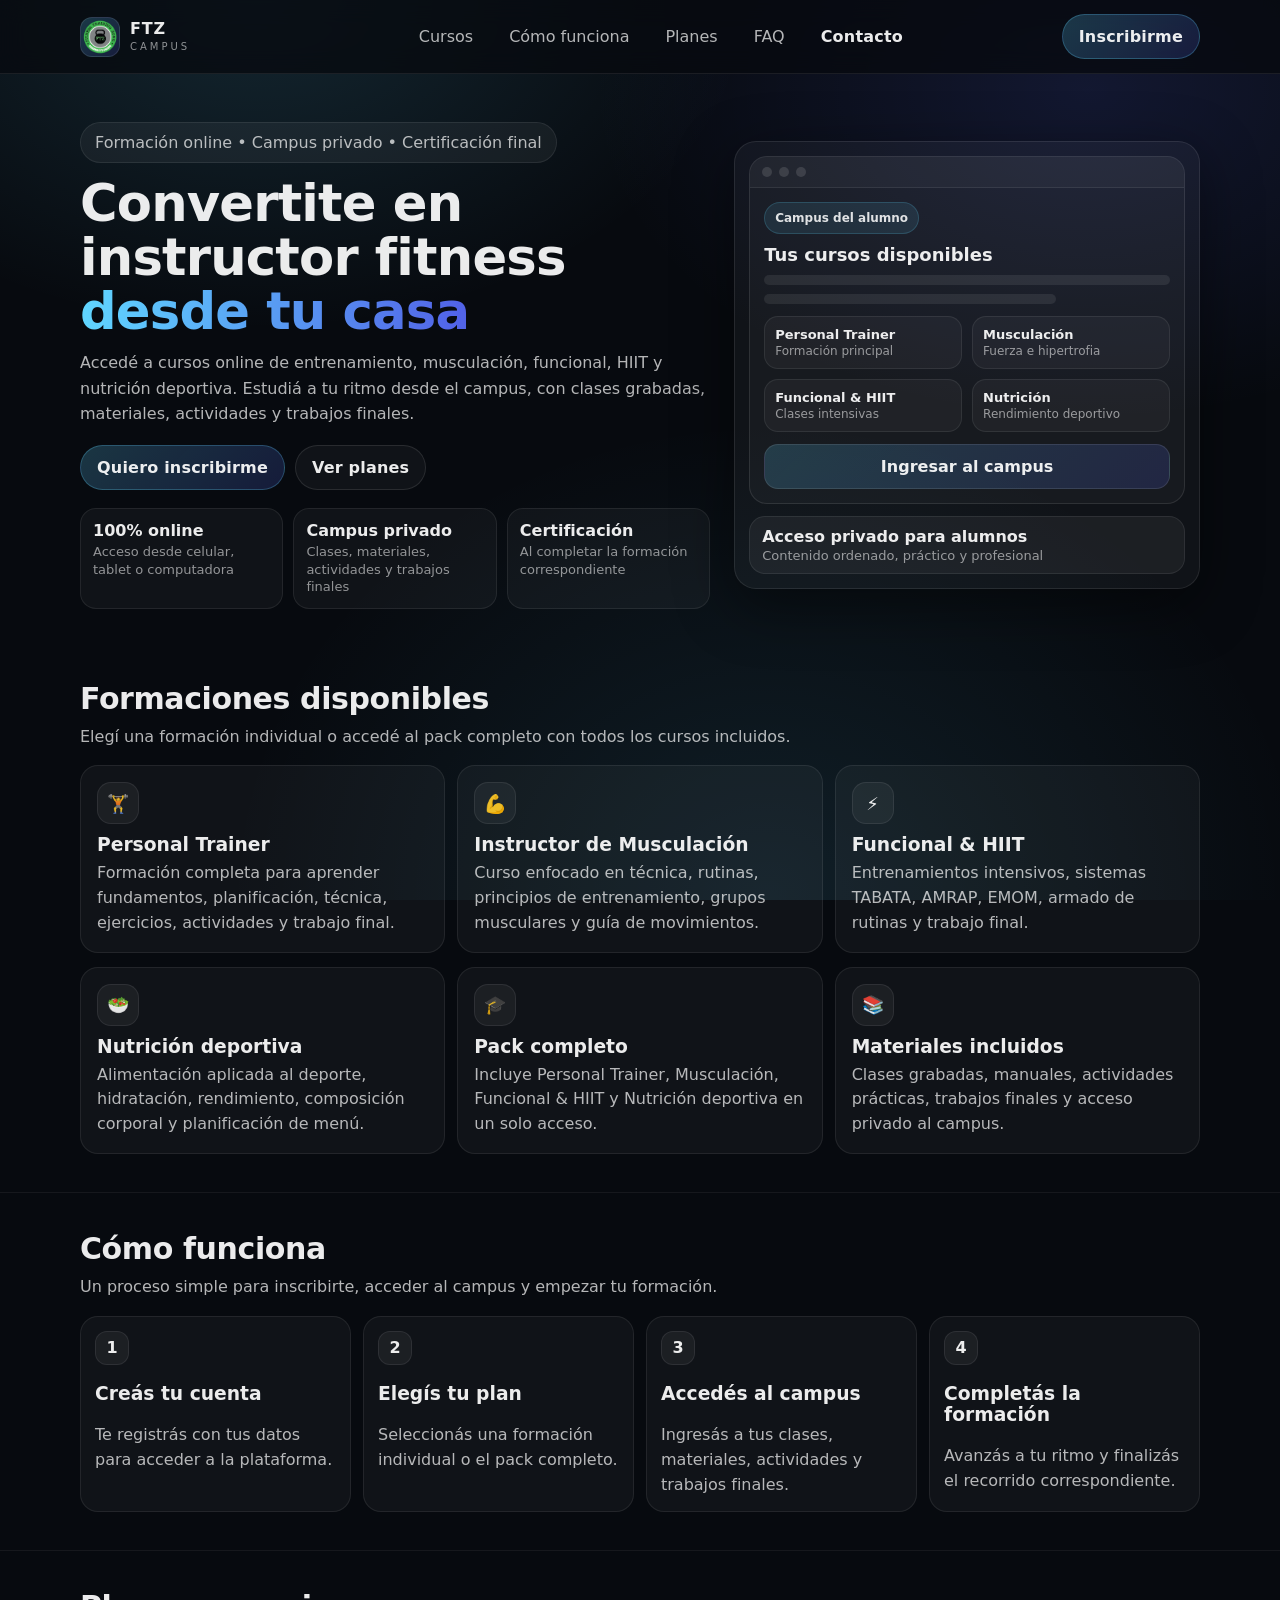
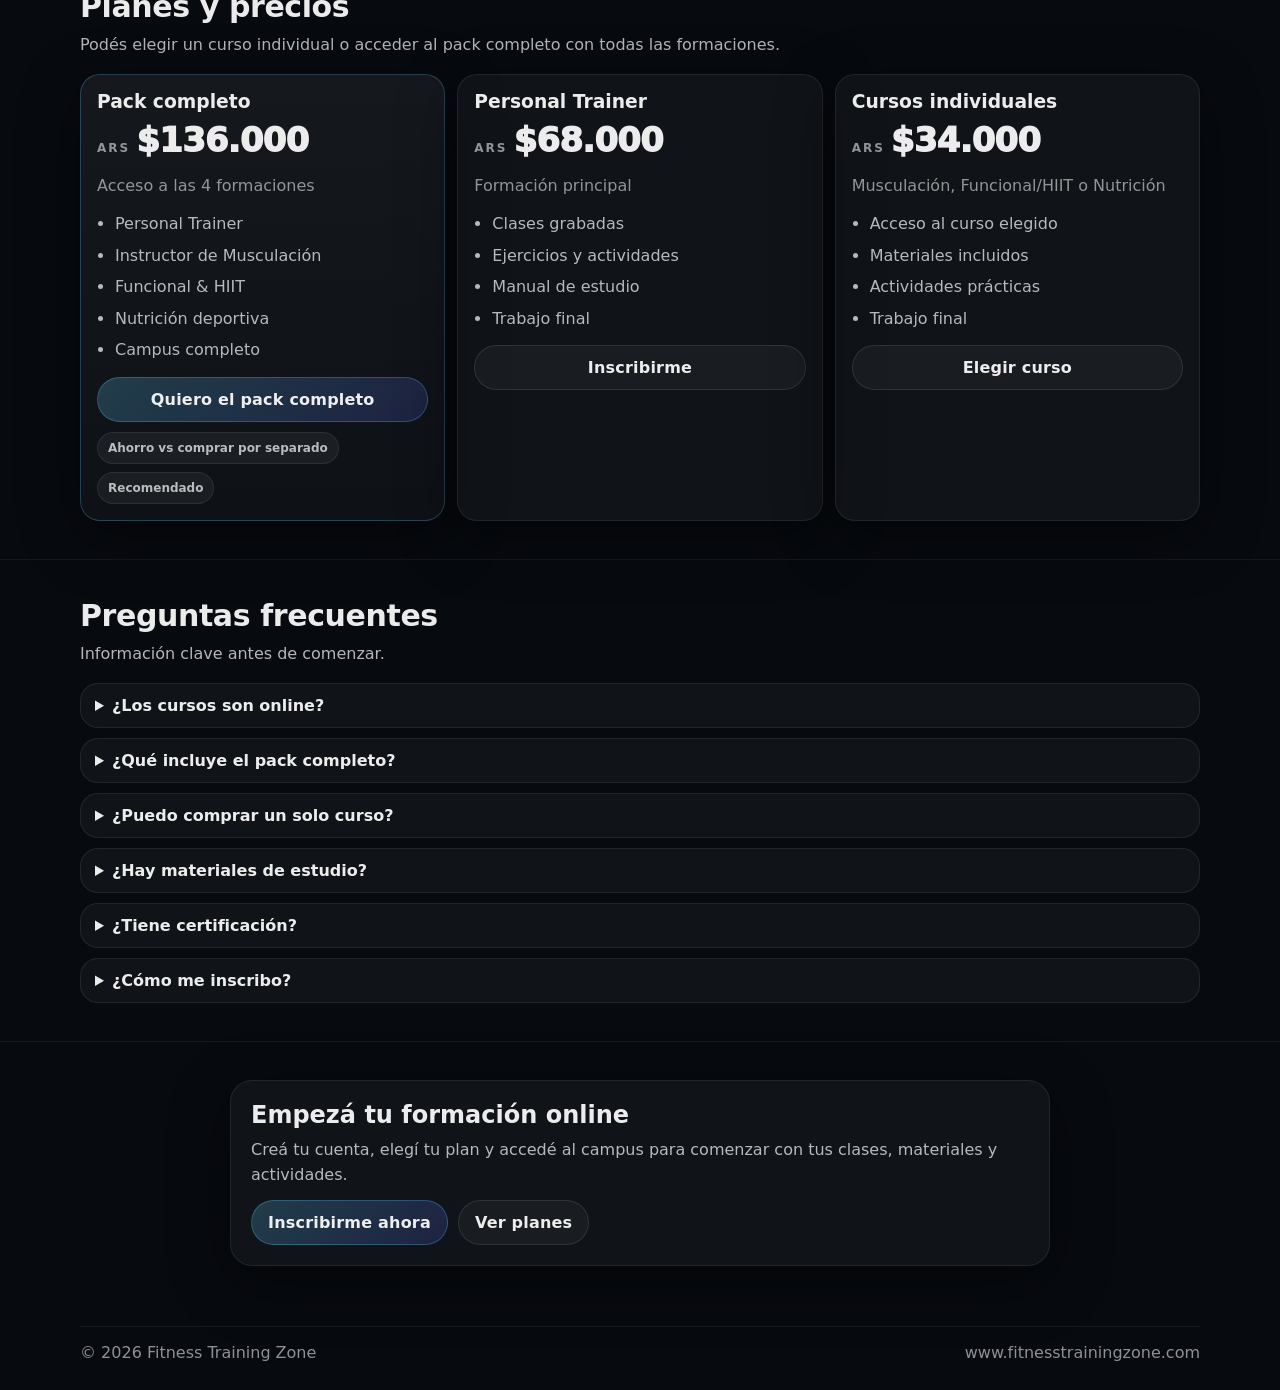
<file: index.html>
<!doctype html>
<html lang="es">
<head>
  <meta charset="utf-8" />
  <meta name="viewport" content="width=device-width, initial-scale=1" />
  <meta name="description" content="Cursos online de entrenamiento, musculación, funcional, HIIT y nutrición deportiva. Accedé al campus, estudiá a tu ritmo y obtené tu certificación." />
  <title>Fitness Training Zone | Formación Fitness Online</title>
  <link rel="stylesheet" href="style.css" />
  <script>
    (function () {
      const hash = window.location.hash || "";
      const searchParams = new URLSearchParams(window.location.search);
      const tieneCallbackAuth = hash.includes("access_token")
        || hash.includes("refresh_token")
        || hash.includes("error")
        || searchParams.has("code")
        || searchParams.has("token_hash")
        || searchParams.has("type")
        || searchParams.has("error")
        || searchParams.has("error_description");

      if (tieneCallbackAuth) {
        window.location.replace("login.html" + window.location.search + window.location.hash);
      }
    })();
  </script>
</head>

<body>
  <header class="topbar" id="inicio">
    <div class="container topbar__inner">
      <a class="brand" href="#inicio" aria-label="Fitness Training Zone">
        <span class="brand__mark">
  <img src="assets/logo-ftz.png" alt="Fitness Training Zone">
</span>
        <span class="brand__text">
          <strong>FTZ</strong>
          <small>CAMPUS</small>
        </span>
      </a>

      <nav class="nav" aria-label="Navegación">
        <a href="#cursos">Cursos</a>
        <a href="#como-funciona">Cómo funciona</a>
        <a href="#planes">Planes</a>
        <a href="#faq">FAQ</a>
        <a class="btn btn--ghost" href="#contacto">Contacto</a>
      </nav>

      <a class="btn btn--primary topbar__cta" href="login.html">Inscribirme</a>
    </div>
  </header>

  <main>
    <section class="hero">
      <div class="container hero__grid">
        <div class="hero__content">
          <p class="pill">Formación online • Campus privado • Certificación final</p>

          <h1>
            Convertite en instructor fitness
            <span class="accent">desde tu casa</span>
          </h1>

          <p class="hero__subtitle">
            Accedé a cursos online de entrenamiento, musculación, funcional, HIIT y nutrición deportiva.
            Estudiá a tu ritmo desde el campus, con clases grabadas, materiales, actividades y trabajos finales.
          </p>

          <div class="hero__actions">
            <a class="btn btn--primary" href="login.html">Quiero inscribirme</a>
            <a class="btn btn--secondary" href="#planes">Ver planes</a>
          </div>

          <div class="hero__trust">
            <div class="trust-item">
              <div class="trust-item__title">100% online</div>
              <div class="trust-item__desc">Acceso desde celular, tablet o computadora</div>
            </div>
            <div class="trust-item">
              <div class="trust-item__title">Campus privado</div>
              <div class="trust-item__desc">Clases, materiales, actividades y trabajos finales</div>
            </div>
            <div class="trust-item">
              <div class="trust-item__title">Certificación</div>
              <div class="trust-item__desc">Al completar la formación correspondiente</div>
            </div>
          </div>
        </div>

        <div class="hero__media">
          <div class="media-card">
            <div class="media-card__mock">
              <div class="mock__top">
                <span class="dot"></span><span class="dot"></span><span class="dot"></span>
              </div>

              <div class="mock__body">
                <div class="mock__badge">Campus del alumno</div>
                <div class="mock__title">Tus cursos disponibles</div>
                <div class="mock__line"></div>
                <div class="mock__line small"></div>

                <div class="mock__grid">
                  <div class="mock__tile">
                    <strong>Personal Trainer</strong>
                    <span>Formación principal</span>
                  </div>
                  <div class="mock__tile">
                    <strong>Musculación</strong>
                    <span>Fuerza e hipertrofia</span>
                  </div>
                  <div class="mock__tile">
                    <strong>Funcional & HIIT</strong>
                    <span>Clases intensivas</span>
                  </div>
                  <div class="mock__tile">
                    <strong>Nutrición</strong>
                    <span>Rendimiento deportivo</span>
                  </div>
                </div>

                <div class="mock__cta">Ingresar al campus</div>
              </div>
            </div>

            <div class="media-card__badge">
              <strong>Acceso privado para alumnos</strong>
              <span>Contenido ordenado, práctico y profesional</span>
            </div>
          </div>
        </div>
      </div>
    </section>

    <section id="cursos" class="section">
      <div class="container">
        <div class="section__head">
          <h2>Formaciones disponibles</h2>
          <p>Elegí una formación individual o accedé al pack completo con todos los cursos incluidos.</p>
        </div>

        <div class="cards3">
          <article class="card">
            <div class="card__icon">🏋️</div>
            <h3>Personal Trainer</h3>
            <p>Formación completa para aprender fundamentos, planificación, técnica, ejercicios, actividades y trabajo final.</p>
          </article>

          <article class="card">
            <div class="card__icon">💪</div>
            <h3>Instructor de Musculación</h3>
            <p>Curso enfocado en técnica, rutinas, principios de entrenamiento, grupos musculares y guía de movimientos.</p>
          </article>

          <article class="card">
            <div class="card__icon">⚡</div>
            <h3>Funcional & HIIT</h3>
            <p>Entrenamientos intensivos, sistemas TABATA, AMRAP, EMOM, armado de rutinas y trabajo final.</p>
          </article>
        </div>

        <div class="cards3" style="margin-top:14px;">
          <article class="card">
            <div class="card__icon">🥗</div>
            <h3>Nutrición deportiva</h3>
            <p>Alimentación aplicada al deporte, hidratación, rendimiento, composición corporal y planificación de menú.</p>
          </article>

          <article class="card">
            <div class="card__icon">🎓</div>
            <h3>Pack completo</h3>
            <p>Incluye Personal Trainer, Musculación, Funcional & HIIT y Nutrición deportiva en un solo acceso.</p>
          </article>

          <article class="card">
            <div class="card__icon">📚</div>
            <h3>Materiales incluidos</h3>
            <p>Clases grabadas, manuales, actividades prácticas, trabajos finales y acceso privado al campus.</p>
          </article>
        </div>
      </div>
    </section>

    <section id="como-funciona" class="section section--alt">
      <div class="container">
        <div class="section__head">
          <h2>Cómo funciona</h2>
          <p>Un proceso simple para inscribirte, acceder al campus y empezar tu formación.</p>
        </div>

        <div class="steps">
          <div class="step">
            <div class="step__n">1</div>
            <h3>Creás tu cuenta</h3>
            <p>Te registrás con tus datos para acceder a la plataforma.</p>
          </div>

          <div class="step">
            <div class="step__n">2</div>
            <h3>Elegís tu plan</h3>
            <p>Seleccionás una formación individual o el pack completo.</p>
          </div>

          <div class="step">
            <div class="step__n">3</div>
            <h3>Accedés al campus</h3>
            <p>Ingresás a tus clases, materiales, actividades y trabajos finales.</p>
          </div>

          <div class="step">
            <div class="step__n">4</div>
            <h3>Completás la formación</h3>
            <p>Avanzás a tu ritmo y finalizás el recorrido correspondiente.</p>
          </div>
        </div>
      </div>
    </section>

    <section id="planes" class="section">
      <div class="container">
        <div class="section__head">
          <h2>Planes y precios</h2>
          <p>Podés elegir un curso individual o acceder al pack completo con todas las formaciones.</p>
        </div>

        <div class="pricing pricing--plans">
          <article class="price-card price-card--featured">
            <div class="price-card__top">
              <h3>Pack completo</h3>
              <div class="price"><span>ARS</span>$136.000</div>
              <p class="muted">Acceso a las 4 formaciones</p>
            </div>

            <ul class="bullets">
              <li>Personal Trainer</li>
              <li>Instructor de Musculación</li>
              <li>Funcional & HIIT</li>
              <li>Nutrición deportiva</li>
              <li>Campus completo</li>
            </ul>

            <a class="btn btn--primary btn--full" href="login.html">Quiero el pack completo</a>

            <div class="payrow">
              <span class="paytag">Ahorro vs comprar por separado</span>
              <span class="paytag">Recomendado</span>
            </div>
          </article>

          <article class="price-card">
            <div class="price-card__top">
              <h3>Personal Trainer</h3>
              <div class="price"><span>ARS</span>$68.000</div>
              <p class="muted">Formación principal</p>
            </div>

            <ul class="bullets">
              <li>Clases grabadas</li>
              <li>Ejercicios y actividades</li>
              <li>Manual de estudio</li>
              <li>Trabajo final</li>
            </ul>

            <a class="btn btn--secondary btn--full" href="login.html">Inscribirme</a>
          </article>

          <article class="price-card">
            <div class="price-card__top">
              <h3>Cursos individuales</h3>
              <div class="price"><span>ARS</span>$34.000</div>
              <p class="muted">Musculación, Funcional/HIIT o Nutrición</p>
            </div>

            <ul class="bullets">
              <li>Acceso al curso elegido</li>
              <li>Materiales incluidos</li>
              <li>Actividades prácticas</li>
              <li>Trabajo final</li>
            </ul>

            <a class="btn btn--secondary btn--full" href="login.html">Elegir curso</a>
          </article>
        </div>
      </div>
    </section>

    <section id="faq" class="section section--alt">
      <div class="container">
        <div class="section__head">
          <h2>Preguntas frecuentes</h2>
          <p>Información clave antes de comenzar.</p>
        </div>

        <div class="faq">
          <details>
            <summary>¿Los cursos son online?</summary>
            <p>Sí. El contenido está cargado dentro del campus y podés acceder desde cualquier dispositivo.</p>
          </details>

          <details>
            <summary>¿Qué incluye el pack completo?</summary>
            <p>Incluye Personal Trainer, Instructor de Musculación, Funcional & HIIT y Nutrición deportiva.</p>
          </details>

          <details>
            <summary>¿Puedo comprar un solo curso?</summary>
            <p>Sí. Podés comprar una formación individual o elegir el pack completo.</p>
          </details>

          <details>
            <summary>¿Hay materiales de estudio?</summary>
            <p>Sí. Cada curso incluye clases, manuales, actividades, materiales complementarios y trabajo final.</p>
          </details>

          <details>
            <summary>¿Tiene certificación?</summary>
            <p>Sí. La certificación se entrega al completar la formación correspondiente y sus actividades finales.</p>
          </details>

          <details>
            <summary>¿Cómo me inscribo?</summary>
            <p>Ingresás a “Inscribirme”, creás tu cuenta, elegís el plan y accedés al campus.</p>
          </details>
        </div>
      </div>
    </section>

    <section id="contacto" class="section contact">
      <div class="container contact__grid">
        <div class="contact__card">
          <h2>Empezá tu formación online</h2>
          <p>
            Creá tu cuenta, elegí tu plan y accedé al campus para comenzar con tus clases,
            materiales y actividades.
          </p>

          <div class="contact__actions">
            <a class="btn btn--primary" href="login.html">Inscribirme ahora</a>
            <a class="btn btn--secondary" href="planes.html">Ver planes</a>
          </div>
        </div>
      </div>
    </section>

    <footer class="footer">
      <div class="container footer__inner">
        <span>© <span id="year"></span> Fitness Training Zone</span>
        <span class="muted">www.fitnesstrainingzone.com</span>
      </div>
    </footer>
  </main>

  <script>
    document.getElementById("year").textContent = new Date().getFullYear();
  </script>
</body>
</html>
</file>
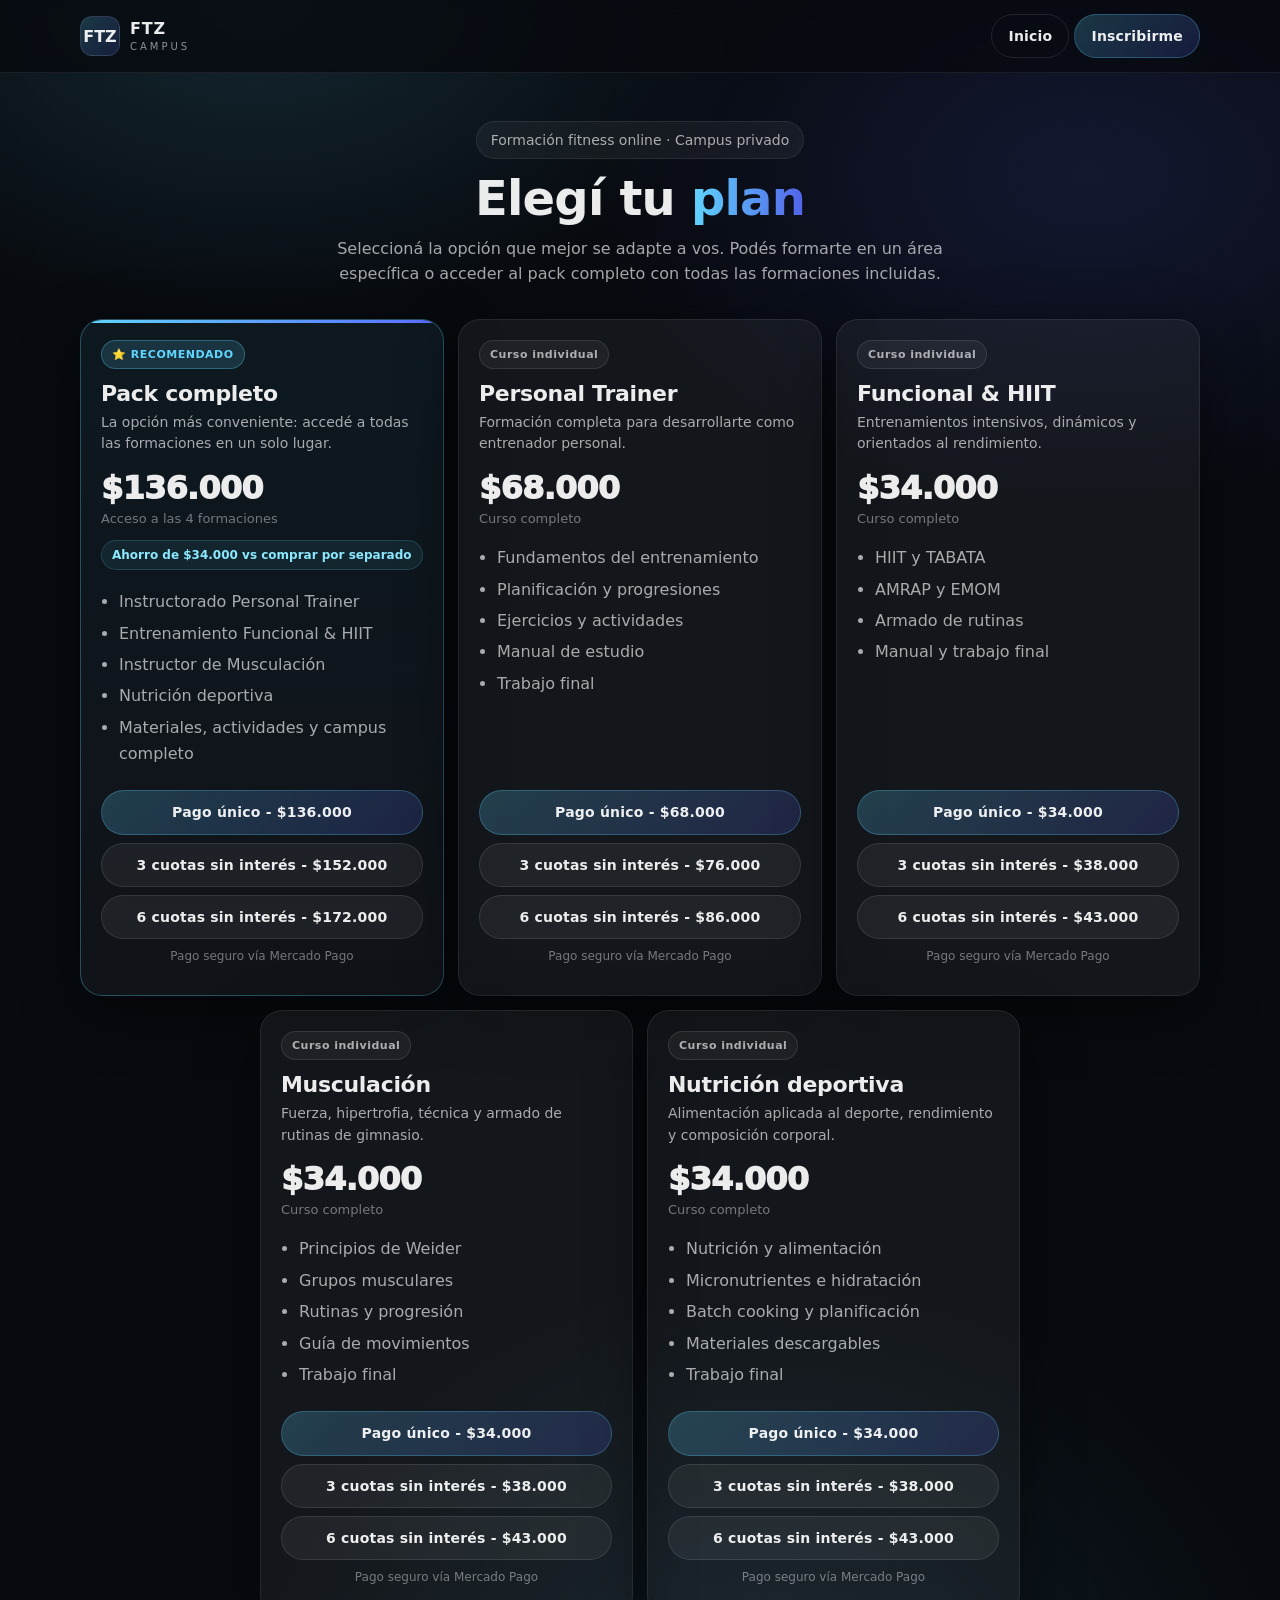
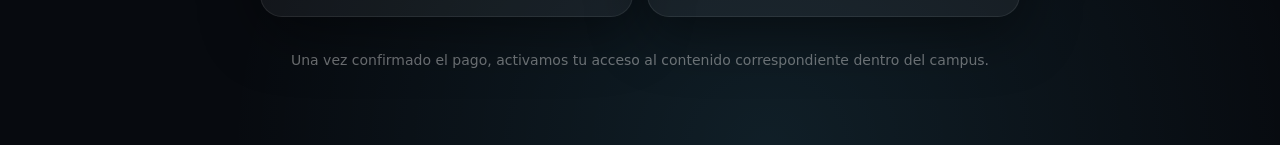
<file: planes.html>
<!DOCTYPE html>
<html lang="es">
<head>
  <meta charset="UTF-8">
  <meta name="viewport" content="width=device-width, initial-scale=1.0">
  <title>Elegí tu plan | FTZ Campus</title>

  <style>
    :root{
      --bg:#070a0f;
      --panel:rgba(255,255,255,.05);
      --stroke:rgba(255,255,255,.10);
      --text:rgba(255,255,255,.92);
      --muted:rgba(255,255,255,.64);
      --muted2:rgba(255,255,255,.42);
      --accent:#60d6ff;
      --accent2:#5a6bff;
      --shadow:0 16px 60px rgba(0,0,0,.45);
      --container:1120px;
    }

    *{box-sizing:border-box}
    html{scroll-behavior:smooth}

    body{
      margin:0;
      font-family:system-ui,-apple-system,Segoe UI,Roboto,Arial,sans-serif;
      color:var(--text);
      background:
        radial-gradient(900px 600px at 20% 0%, rgba(96,214,255,.14), transparent 55%),
        radial-gradient(900px 600px at 85% 10%, rgba(90,107,255,.14), transparent 55%),
        radial-gradient(900px 800px at 60% 100%, rgba(96,214,255,.10), transparent 60%),
        var(--bg);
      min-height:100vh;
    }

    a{color:inherit;text-decoration:none}
    .container{width:min(var(--container),92%);margin:0 auto}

    /* TOPBAR */
    .topbar{
      position:sticky;
      top:0;
      z-index:50;
      background:rgba(7,10,15,.78);
      backdrop-filter:blur(10px);
      border-bottom:1px solid rgba(255,255,255,.08);
    }

    .topbar__inner{
      display:flex;
      align-items:center;
      justify-content:space-between;
      gap:14px;
      padding:14px 0;
    }

    .brand{
      display:flex;
      align-items:center;
      gap:10px;
    }

    .brand__mark{
      width:40px;
      height:40px;
      border-radius:12px;
      display:grid;
      place-items:center;
      font-weight:900;
      background:linear-gradient(135deg,rgba(96,214,255,.22),rgba(90,107,255,.18));
      border:1px solid rgba(255,255,255,.10);
    }

    .brand__text strong{display:block;line-height:1;letter-spacing:.8px}
    .brand__text small{
      display:block;
      color:rgba(255,255,255,.55);
      letter-spacing:3px;
      font-size:10px;
      margin-top:4px;
    }

    .btn{
      display:inline-flex;
      align-items:center;
      justify-content:center;
      gap:.5rem;
      padding:12px 16px;
      border-radius:999px;
      border:1px solid var(--stroke);
      background:rgba(255,255,255,.06);
      color:var(--text);
      font-weight:700;
      letter-spacing:.2px;
      cursor:pointer;
      transition:transform .12s ease,background .12s ease;
      font-size:14px;
      text-align:center;
      line-height:1.3;
    }

    .btn:hover{transform:translateY(-1px);background:rgba(255,255,255,.09)}
    .btn:active{transform:translateY(0)}

    .btn--primary{
      border-color:rgba(96,214,255,.25);
      background:linear-gradient(135deg,rgba(96,214,255,.22),rgba(90,107,255,.18));
    }

    .btn--ghost{background:transparent}
    .btn--full{width:100%}

    .payment-options{
      display:grid;
      gap:8px;
    }

    /* HERO */
    .hero{
      padding:48px 0 32px;
      text-align:center;
    }

    .pill{
      display:inline-flex;
      align-items:center;
      gap:10px;
      padding:10px 14px;
      border-radius:999px;
      background:rgba(255,255,255,.05);
      border:1px solid rgba(255,255,255,.08);
      color:var(--muted);
      margin:0 0 14px;
      font-size:14px;
    }

    h1{
      margin:0 0 12px;
      font-size:clamp(28px,4vw,48px);
      line-height:1.05;
      letter-spacing:-.8px;
    }

    .accent{
      background:linear-gradient(90deg,var(--accent),rgba(90,107,255,.9));
      -webkit-background-clip:text;
      background-clip:text;
      color:transparent;
    }

    .hero-sub{
      margin:0 auto;
      color:var(--muted);
      font-size:16px;
      line-height:1.6;
      max-width:62ch;
    }

    /* PLANES GRID */
    .plans-section{padding:0 0 60px}

    .plans{
      display:grid;
      grid-template-columns:repeat(3,minmax(0,1fr));
      gap:14px;
      margin-bottom:14px;
    }

    .plans-bottom{
      display:grid;
      grid-template-columns:repeat(2,minmax(0,1fr));
      gap:14px;
      max-width:760px;
      margin:0 auto;
    }

    .plan-card{
      background:var(--panel);
      border:1px solid rgba(255,255,255,.08);
      border-radius:22px;
      padding:20px;
      display:flex;
      flex-direction:column;
      box-shadow:var(--shadow);
      position:relative;
      overflow:hidden;
    }

    .plan-card--featured{
      border-color:rgba(96,214,255,.30);
      background:linear-gradient(180deg,rgba(96,214,255,.07),rgba(255,255,255,.04));
    }

    .plan-card--featured::before{
      content:"";
      position:absolute;
      top:0;left:0;right:0;
      height:3px;
      background:linear-gradient(90deg,var(--accent),var(--accent2));
    }

    .plan-badge{
      display:inline-flex;
      padding:7px 10px;
      border-radius:999px;
      font-size:11px;
      font-weight:800;
      letter-spacing:.5px;
      margin-bottom:12px;
      width:fit-content;
    }

    .plan-badge--featured{
      background:rgba(96,214,255,.15);
      border:1px solid rgba(96,214,255,.30);
      color:var(--accent);
    }

    .plan-badge--normal{
      background:rgba(255,255,255,.05);
      border:1px solid rgba(255,255,255,.10);
      color:var(--muted);
    }

    .plan-card h3{
      margin:0 0 6px;
      font-size:22px;
      letter-spacing:-.3px;
    }

    .plan-desc{
      color:var(--muted);
      font-size:14px;
      line-height:1.55;
      margin:0 0 14px;
      min-height:42px;
    }

    .plan-price{
      font-size:32px;
      font-weight:950;
      letter-spacing:-.8px;
      margin:0 0 4px;
    }

    .plan-price-sub{
      color:var(--muted2);
      font-size:13px;
      margin:0 0 14px;
    }

    .plan-saving{
      display:inline-flex;
      padding:7px 10px;
      border-radius:999px;
      background:rgba(96,214,255,.08);
      border:1px solid rgba(96,214,255,.18);
      color:#8be9ff;
      font-size:12px;
      font-weight:800;
      margin-bottom:14px;
    }

    .plan-bullets{
      margin:0 0 18px;
      padding-left:18px;
      color:var(--muted);
      line-height:1.65;
      flex-grow:1;
    }

    .plan-bullets li{margin:5px 0}

    .plan-note{
      margin-top:10px;
      font-size:12px;
      color:var(--muted2);
      text-align:center;
    }

    /* FOOTER NOTE */
    .bottom-note{
      margin-top:32px;
      text-align:center;
      color:var(--muted2);
      font-size:14px;
      line-height:1.6;
    }

    @media (max-width:980px){
      .plans{grid-template-columns:1fr}
      .plans-bottom{grid-template-columns:1fr}
    }

    button.btn{font-family:inherit;font-size:14px}
    .btn[disabled]{opacity:.6;cursor:not-allowed;transform:none}
  </style>
</head>
<body>

  <!-- TOPBAR -->
  <header class="topbar">
    <div class="container topbar__inner">
      <a class="brand" href="index.html" aria-label="Fitness Training Zone">
        <span class="brand__mark">FTZ</span>
        <span class="brand__text">
          <strong>FTZ</strong>
          <small>CAMPUS</small>
        </span>
      </a>
      <div>
        <a class="btn btn--ghost" href="index.html">Inicio</a>
        <a class="btn btn--primary" href="login.html">Inscribirme</a>
      </div>
    </div>
  </header>

  <main>
    <!-- HERO -->
    <section class="hero">
      <div class="container">
        <p class="pill">Formación fitness online · Campus privado</p>
        <h1>Elegí tu <span class="accent">plan</span></h1>
        <p class="hero-sub">
          Seleccioná la opción que mejor se adapte a vos. Podés formarte en un área específica
          o acceder al pack completo con todas las formaciones incluidas.
        </p>
      </div>
    </section>

    <!-- PLANES -->
    <section class="plans-section">
      <div class="container">

        <!-- Fila 1: 3 planes -->
        <div class="plans">

          <!-- PACK COMPLETO -->
          <div class="plan-card plan-card--featured">
            <span class="plan-badge plan-badge--featured">⭐ RECOMENDADO</span>
            <h3>Pack completo</h3>
            <p class="plan-desc">La opción más conveniente: accedé a todas las formaciones en un solo lugar.</p>
            <div class="plan-price">$136.000</div>
            <div class="plan-price-sub">Acceso a las 4 formaciones</div>
            <span class="plan-saving">Ahorro de $34.000 vs comprar por separado</span>
            <ul class="plan-bullets">
              <li>Instructorado Personal Trainer</li>
              <li>Entrenamiento Funcional & HIIT</li>
              <li>Instructor de Musculación</li>
              <li>Nutrición deportiva</li>
              <li>Materiales, actividades y campus completo</li>
            </ul>
            <div class="payment-options">
              <button class="btn btn--primary btn--full" onclick="pagar('completo', 1, this)">
                Pago único - $136.000
              </button>
              <button class="btn btn--full" onclick="pagar('completo', 3, this)">
                3 cuotas sin interés - $152.000
              </button>
              <button class="btn btn--full" onclick="pagar('completo', 6, this)">
                6 cuotas sin interés - $172.000
              </button>
            </div>
            <p class="plan-note">Pago seguro vía Mercado Pago</p>
          </div>

          <!-- PERSONAL TRAINER -->
          <div class="plan-card">
            <span class="plan-badge plan-badge--normal">Curso individual</span>
            <h3>Personal Trainer</h3>
            <p class="plan-desc">Formación completa para desarrollarte como entrenador personal.</p>
            <div class="plan-price">$68.000</div>
            <div class="plan-price-sub">Curso completo</div>
            <ul class="plan-bullets">
              <li>Fundamentos del entrenamiento</li>
              <li>Planificación y progresiones</li>
              <li>Ejercicios y actividades</li>
              <li>Manual de estudio</li>
              <li>Trabajo final</li>
            </ul>
            <div class="payment-options">
              <button class="btn btn--primary btn--full" onclick="pagar('personal', 1, this)">
                Pago único - $68.000
              </button>
              <button class="btn btn--full" onclick="pagar('personal', 3, this)">
                3 cuotas sin interés - $76.000
              </button>
              <button class="btn btn--full" onclick="pagar('personal', 6, this)">
                6 cuotas sin interés - $86.000
              </button>
            </div>
            <p class="plan-note">Pago seguro vía Mercado Pago</p>
          </div>

          <!-- FUNCIONAL & HIIT -->
          <div class="plan-card">
            <span class="plan-badge plan-badge--normal">Curso individual</span>
            <h3>Funcional & HIIT</h3>
            <p class="plan-desc">Entrenamientos intensivos, dinámicos y orientados al rendimiento.</p>
            <div class="plan-price">$34.000</div>
            <div class="plan-price-sub">Curso completo</div>
            <ul class="plan-bullets">
              <li>HIIT y TABATA</li>
              <li>AMRAP y EMOM</li>
              <li>Armado de rutinas</li>
              <li>Manual y trabajo final</li>
            </ul>
            <div class="payment-options">
              <button class="btn btn--primary btn--full" onclick="pagar('hiit', 1, this)">
                Pago único - $34.000
              </button>
              <button class="btn btn--full" onclick="pagar('hiit', 3, this)">
                3 cuotas sin interés - $38.000
              </button>
              <button class="btn btn--full" onclick="pagar('hiit', 6, this)">
                6 cuotas sin interés - $43.000
              </button>
            </div>
            <p class="plan-note">Pago seguro vía Mercado Pago</p>
          </div>
        </div>

        <!-- Fila 2: 2 planes centrados -->
        <div class="plans-bottom">

          <!-- MUSCULACIÓN -->
          <div class="plan-card">
            <span class="plan-badge plan-badge--normal">Curso individual</span>
            <h3>Musculación</h3>
            <p class="plan-desc">Fuerza, hipertrofia, técnica y armado de rutinas de gimnasio.</p>
            <div class="plan-price">$34.000</div>
            <div class="plan-price-sub">Curso completo</div>
            <ul class="plan-bullets">
              <li>Principios de Weider</li>
              <li>Grupos musculares</li>
              <li>Rutinas y progresión</li>
              <li>Guía de movimientos</li>
              <li>Trabajo final</li>
            </ul>
            <div class="payment-options">
              <button class="btn btn--primary btn--full" onclick="pagar('musculacion', 1, this)">
                Pago único - $34.000
              </button>
              <button class="btn btn--full" onclick="pagar('musculacion', 3, this)">
                3 cuotas sin interés - $38.000
              </button>
              <button class="btn btn--full" onclick="pagar('musculacion', 6, this)">
                6 cuotas sin interés - $43.000
              </button>
            </div>
            <p class="plan-note">Pago seguro vía Mercado Pago</p>
          </div>

          <!-- NUTRICIÓN -->
          <div class="plan-card">
            <span class="plan-badge plan-badge--normal">Curso individual</span>
            <h3>Nutrición deportiva</h3>
            <p class="plan-desc">Alimentación aplicada al deporte, rendimiento y composición corporal.</p>
            <div class="plan-price">$34.000</div>
            <div class="plan-price-sub">Curso completo</div>
            <ul class="plan-bullets">
              <li>Nutrición y alimentación</li>
              <li>Micronutrientes e hidratación</li>
              <li>Batch cooking y planificación</li>
              <li>Materiales descargables</li>
              <li>Trabajo final</li>
            </ul>
            <div class="payment-options">
              <button class="btn btn--primary btn--full" onclick="pagar('nutricion', 1, this)">
                Pago único - $34.000
              </button>
              <button class="btn btn--full" onclick="pagar('nutricion', 3, this)">
                3 cuotas sin interés - $38.000
              </button>
              <button class="btn btn--full" onclick="pagar('nutricion', 6, this)">
                6 cuotas sin interés - $43.000
              </button>
            </div>
            <p class="plan-note">Pago seguro vía Mercado Pago</p>
          </div>

        </div>

        <p class="bottom-note">
          Una vez confirmado el pago, activamos tu acceso al contenido correspondiente dentro del campus.
        </p>

      </div>
    </section>
  </main>

  <script>
    const PREFERENCE_URL =
      "https://yfdiejyrhaaziceyeiuc.supabase.co/functions/v1/create-payment-preference";

    const PLAN_MAP = {
      completo: "pack_completo",
      personal: "personal_trainer",
      hiit: "funcional_hiit",
      musculacion: "musculacion",
      nutricion: "nutricion",
    };

    async function pagar(planKey, installments, btn) {
      const plan = PLAN_MAP[planKey] || planKey;
      const texto = btn.textContent.trim();
      btn.disabled = true;
      btn.textContent = "Procesando...";

      try {
        const res = await fetch(PREFERENCE_URL, {
          method: "POST",
          headers: { "Content-Type": "application/json" },
          body: JSON.stringify({ plan, installments }),
        });
        const data = await res.json();
        if (!res.ok || !data.init_point) {
          throw new Error(data.error || "Error al crear el pago");
        }
        localStorage.setItem("plan_preseleccionado", planKey);
        localStorage.removeItem("plan");
        window.location.href = data.init_point;
      } catch (err) {
        btn.disabled = false;
        btn.textContent = texto;
        alert("No se pudo iniciar el pago. Intentá de nuevo.");
        console.error(err);
      }
    }
  </script>

</body>
</html>
</file>
<file: style.css>
:root{
  --bg:#070a0f;
  --panel:rgba(255,255,255,.06);
  --panel2:rgba(255,255,255,.08);
  --stroke:rgba(255,255,255,.10);
  --text:rgba(255,255,255,.92);
  --muted:rgba(255,255,255,.70);
  --muted2:rgba(255,255,255,.55);
  --accent:#60d6ff;
  --accent2:#5a6bff;
  --shadow:0 16px 60px rgba(0,0,0,.45);
  --container:1120px;
}

*{box-sizing:border-box}
html,body{min-height:100%}

body{
  margin:0;
  font-family:ui-sans-serif,system-ui,-apple-system,Segoe UI,Roboto,Arial,sans-serif;
  color:var(--text);
  background-color:var(--bg);
  background-image:
    radial-gradient(900px 600px at 20% 0%, rgba(96,214,255,.14), transparent 55%),
    radial-gradient(900px 600px at 85% 10%, rgba(90,107,255,.14), transparent 55%),
    radial-gradient(900px 800px at 60% 100%, rgba(96,214,255,.10), transparent 60%);
  background-attachment:fixed;
  overflow-x:hidden;
}

a{color:inherit;text-decoration:none}
img{max-width:100%;display:block}

.container{
  width:min(var(--container),92%);
  margin:0 auto;
}

.btn{
  display:inline-flex;
  align-items:center;
  justify-content:center;
  gap:.5rem;
  padding:12px 16px;
  border-radius:999px;
  border:1px solid var(--stroke);
  background:rgba(255,255,255,.06);
  color:var(--text);
  font-weight:700;
  letter-spacing:.2px;
  transition:transform .12s ease,background .12s ease,border-color .12s ease;
  user-select:none;
  white-space:nowrap;
}

.btn:hover{
  transform:translateY(-1px);
  background:rgba(255,255,255,.09);
  border-color:rgba(255,255,255,.16);
}

.btn:active{transform:translateY(0)}

.btn--primary{
  border-color:rgba(96,214,255,.25);
  background:linear-gradient(135deg,rgba(96,214,255,.22),rgba(90,107,255,.18));
}

.btn--secondary{background:rgba(255,255,255,.04)}
.btn--ghost{background:transparent}
.btn--full{width:100%}

.topbar{
  position:sticky;
  top:0;
  z-index:50;
  background:rgba(7,10,15,.76);
  backdrop-filter:blur(12px);
  border-bottom:1px solid rgba(255,255,255,.08);
}

.topbar__inner{
  display:flex;
  align-items:center;
  justify-content:space-between;
  gap:14px;
  padding:14px 0;
}

.brand{
  display:flex;
  align-items:center;
  gap:10px;
  min-width:180px;
}

.brand__mark{
  width:40px;
  height:40px;
  border-radius:12px;
  display:grid;
  place-items:center;
  font-weight:900;
  background:linear-gradient(135deg,rgba(96,214,255,.22),rgba(90,107,255,.18));
  border:1px solid rgba(255,255,255,.10);
}

.brand__text strong{
  display:block;
  line-height:1;
  letter-spacing:.8px;
}

.brand__text small{
  display:block;
  color:var(--muted2);
  letter-spacing:3px;
  font-size:10px;
  margin-top:4px;
}

.nav{
  display:flex;
  align-items:center;
  gap:14px;
  color:var(--muted);
}

.nav a{
  padding:10px;
  border-radius:12px;
  border:1px solid transparent;
}

.nav a:hover{
  background:rgba(255,255,255,.05);
  border-color:rgba(255,255,255,.08);
}

.hero{
  padding:48px 0 34px;
}

.hero__grid{
  display:grid;
  grid-template-columns:1.15fr .85fr;
  gap:24px;
  align-items:center;
}

.pill{
  display:inline-flex;
  align-items:center;
  gap:10px;
  padding:10px 14px;
  border-radius:999px;
  background:rgba(255,255,255,.05);
  border:1px solid rgba(255,255,255,.08);
  color:var(--muted);
  margin:0 0 14px;
}

h1{
  margin:0 0 12px;
  font-size:clamp(30px,4vw,52px);
  line-height:1.05;
  letter-spacing:-.8px;
}

.accent{
  background:linear-gradient(90deg,var(--accent),rgba(90,107,255,.9));
  -webkit-background-clip:text;
  background-clip:text;
  color:transparent;
}

.hero__subtitle{
  margin:0 0 18px;
  color:var(--muted);
  font-size:16px;
  line-height:1.6;
  max-width:62ch;
}

.hero__actions{
  display:flex;
  gap:10px;
  flex-wrap:wrap;
  margin-bottom:18px;
}

.hero__trust{
  display:grid;
  grid-template-columns:repeat(3,minmax(0,1fr));
  gap:10px;
}

.trust-item{
  background:rgba(255,255,255,.04);
  border:1px solid rgba(255,255,255,.08);
  border-radius:16px;
  padding:12px;
}

.trust-item__title{
  font-weight:800;
  margin-bottom:3px;
}

.trust-item__desc{
  color:var(--muted2);
  font-size:13px;
  line-height:1.35;
}

.media-card{
  background:rgba(255,255,255,.04);
  border:1px solid rgba(255,255,255,.09);
  border-radius:22px;
  padding:14px;
  box-shadow:var(--shadow);
}

.media-card__badge{
  margin-top:12px;
  background:rgba(255,255,255,.05);
  border:1px solid rgba(255,255,255,.08);
  border-radius:16px;
  padding:10px 12px;
}

.media-card__badge strong{display:block}

.media-card__badge span{
  display:block;
  color:var(--muted2);
  font-size:13px;
  margin-top:2px;
}

.media-card__mock{
  border-radius:18px;
  overflow:hidden;
  border:1px solid rgba(255,255,255,.10);
  background:rgba(255,255,255,.03);
}

.mock__top{
  display:flex;
  align-items:center;
  gap:7px;
  padding:10px 12px;
  border-bottom:1px solid rgba(255,255,255,.08);
  background:rgba(255,255,255,.03);
}

.dot{
  width:10px;
  height:10px;
  border-radius:999px;
  background:rgba(255,255,255,.12);
}

.mock__body{padding:14px}

.mock__badge{
  display:inline-flex;
  padding:8px 10px;
  border-radius:999px;
  background:rgba(96,214,255,.10);
  border:1px solid rgba(96,214,255,.18);
  color:rgba(255,255,255,.86);
  font-weight:800;
  font-size:12px;
}

.mock__title{
  font-weight:900;
  font-size:18px;
  margin:10px 0;
}

.mock__line{
  height:10px;
  width:100%;
  border-radius:999px;
  background:rgba(255,255,255,.08);
  margin-bottom:9px;
}

.mock__line.small{width:72%}

.mock__grid{
  display:grid;
  grid-template-columns:repeat(2,minmax(0,1fr));
  gap:10px;
  margin-top:12px;
}

.mock__tile{
  border-radius:14px;
  background:rgba(255,255,255,.04);
  border:1px solid rgba(255,255,255,.08);
  padding:10px;
}

.mock__tile strong{
  display:block;
  font-size:13px;
}

.mock__tile span{
  display:block;
  font-size:12px;
  color:var(--muted2);
  margin-top:2px;
}

.mock__cta{
  margin-top:12px;
  border-radius:14px;
  padding:12px 10px;
  text-align:center;
  font-weight:900;
  background:linear-gradient(135deg,rgba(96,214,255,.18),rgba(90,107,255,.16));
  border:1px solid rgba(255,255,255,.10);
}

.section{
  padding:38px 0;
}

.section--alt{
  background:transparent;
  border-top:1px solid rgba(255,255,255,.06);
  border-bottom:1px solid rgba(255,255,255,.06);
}

.section__head{
  margin-bottom:16px;
}

.section__head h2{
  margin:0 0 8px;
  font-size:clamp(22px,2.4vw,30px);
  letter-spacing:-.4px;
}

.section__head p{
  margin:0;
  color:var(--muted);
  line-height:1.6;
  max-width:72ch;
}

.cards3{
  display:grid;
  grid-template-columns:repeat(3,minmax(0,1fr));
  gap:12px;
}

.card{
  background:rgba(255,255,255,.04);
  border:1px solid rgba(255,255,255,.08);
  border-radius:18px;
  padding:16px;
}

.card__icon{
  width:42px;
  height:42px;
  border-radius:14px;
  display:grid;
  place-items:center;
  background:rgba(255,255,255,.05);
  border:1px solid rgba(255,255,255,.08);
  margin-bottom:10px;
  font-size:18px;
}

.card h3{margin:0 0 6px}

.card p{
  margin:0;
  color:var(--muted);
  line-height:1.55;
}

.steps{
  display:grid;
  grid-template-columns:repeat(4,minmax(0,1fr));
  gap:12px;
}

.step{
  background:rgba(255,255,255,.04);
  border:1px solid rgba(255,255,255,.08);
  border-radius:18px;
  padding:14px;
}

.step__n{
  width:34px;
  height:34px;
  border-radius:12px;
  display:grid;
  place-items:center;
  font-weight:900;
  margin-bottom:10px;
  background:rgba(255,255,255,.05);
  border:1px solid rgba(255,255,255,.08);
}

.step p{
  margin:6px 0 0;
  color:var(--muted);
  line-height:1.55;
}

.kpis{
  display:grid;
  grid-template-columns:repeat(4,minmax(0,1fr));
  gap:12px;
  margin-top:14px;
}

.kpi{
  background:rgba(255,255,255,.04);
  border:1px solid rgba(255,255,255,.08);
  border-radius:18px;
  padding:14px;
}

.kpi__n{
  font-weight:950;
  font-size:28px;
  letter-spacing:-.6px;
}

.kpi__t{
  margin-top:2px;
  color:rgba(255,255,255,.80);
  font-weight:800;
  letter-spacing:.6px;
}

.kpi__d{
  margin-top:6px;
  color:rgba(255,255,255,.60);
  line-height:1.5;
  font-size:13px;
}

.two-col{
  display:grid;
  grid-template-columns:1fr 1fr;
  gap:12px;
}

.box{
  background:rgba(255,255,255,.04);
  border:1px solid rgba(255,255,255,.08);
  border-radius:18px;
  padding:14px;
}

.box h3{margin:0 0 8px}

.list{
  margin:0;
  padding-left:18px;
  color:rgba(255,255,255,.70);
  line-height:1.65;
}

.list li{margin:6px 0}

.stages{
  display:grid;
  grid-template-columns:repeat(3,minmax(0,1fr));
  gap:12px;
  margin-top:12px;
}

.stage-card{
  background:rgba(255,255,255,.04);
  border:1px solid rgba(255,255,255,.08);
  border-radius:18px;
  padding:16px;
  position:relative;
  overflow:hidden;
}

.stage-card::before{
  content:"";
  position:absolute;
  inset:0 auto 0 0;
  width:3px;
  background:linear-gradient(180deg,var(--accent),rgba(90,107,255,.85));
}

.stage-card__number{
  display:inline-flex;
  margin-bottom:10px;
  font-size:12px;
  font-weight:900;
  letter-spacing:2px;
  color:var(--accent);
}

.stage-card h3{margin:0 0 6px}

.stage-card p{
  margin:0;
  color:var(--muted);
  line-height:1.6;
}

.pricing{
  display:grid;
  gap:12px;
}

.pricing--plans{
  grid-template-columns:repeat(3,minmax(0,1fr));
}

.price-card{
  background:rgba(255,255,255,.04);
  border:1px solid rgba(255,255,255,.08);
  border-radius:20px;
  padding:16px;
  box-shadow:var(--shadow);
}

.price-card--featured{
  border-color:rgba(96,214,255,.24);
  background:linear-gradient(180deg,rgba(255,255,255,.06),rgba(255,255,255,.03));
}

.price-card__top h3{margin:0 0 8px}

.price{
  font-size:34px;
  font-weight:950;
  letter-spacing:-.8px;
  margin:6px 0 2px;
}

.price span{
  font-size:12px;
  font-weight:900;
  color:var(--muted2);
  margin-right:6px;
  letter-spacing:2px;
}

.muted{color:var(--muted2)}

.mini{
  font-size:12px;
  line-height:1.5;
  margin:10px 0 0;
}

.bullets{
  margin:12px 0 14px;
  padding-left:18px;
  color:var(--muted);
  line-height:1.6;
}

.bullets li{margin:6px 0}

.payrow{
  display:flex;
  gap:8px;
  flex-wrap:wrap;
  margin-top:10px;
}

.paytag{
  padding:8px 10px;
  border-radius:999px;
  background:rgba(255,255,255,.05);
  border:1px solid rgba(255,255,255,.08);
  color:rgba(255,255,255,.70);
  font-weight:800;
  font-size:12px;
}

.testimonials{
  display:grid;
  grid-template-columns:repeat(3,minmax(0,1fr));
  gap:12px;
  margin-top:12px;
}

.t-card{
  background:rgba(255,255,255,.04);
  border:1px solid rgba(255,255,255,.08);
  border-radius:18px;
  padding:14px;
}

.t-stars{
  letter-spacing:2px;
  color:rgba(96,214,255,.90);
  font-weight:900;
  margin-bottom:8px;
}

.t-card p{
  margin:0 0 10px;
  color:rgba(255,255,255,.75);
  line-height:1.6;
}

.t-name{
  color:rgba(255,255,255,.60);
  font-weight:800;
  font-size:13px;
}

.faq{
  display:grid;
  gap:10px;
}

details{
  background:rgba(255,255,255,.04);
  border:1px solid rgba(255,255,255,.08);
  border-radius:18px;
  padding:12px 14px;
}

summary{
  cursor:pointer;
  font-weight:900;
}

details p{
  margin:10px 0 0;
  color:var(--muted);
  line-height:1.6;
}

.contact__grid{
  display:grid;
  grid-template-columns:minmax(0,820px);
  justify-content:center;
}

.contact__card{
  background:rgba(255,255,255,.04);
  border:1px solid rgba(255,255,255,.08);
  border-radius:22px;
  padding:20px;
  box-shadow:var(--shadow);
}

.contact__card h2{margin:0 0 8px}

.contact__card p{
  margin:0 0 12px;
  color:var(--muted);
  line-height:1.6;
}

.contact__actions{
  display:flex;
  gap:10px;
  flex-wrap:wrap;
}

.footer{
  padding:22px 0 28px;
  color:var(--muted2);
}

.footer__inner{
  display:flex;
  justify-content:space-between;
  gap:12px;
  border-top:1px solid rgba(255,255,255,.06);
  padding-top:16px;
}

@media (max-width:980px){
  .hero__grid{grid-template-columns:1fr}
  .hero{padding-top:28px}
  .hero__trust{grid-template-columns:1fr}
  .cards3{grid-template-columns:1fr}
  .steps{grid-template-columns:1fr}
  .kpis{grid-template-columns:1fr 1fr}
  .two-col{grid-template-columns:1fr}
  .stages{grid-template-columns:1fr}
  .pricing--plans{grid-template-columns:1fr}
  .testimonials{grid-template-columns:1fr}
  .nav{display:none}
}

@media (max-width:560px){
  .kpis{grid-template-columns:1fr}
  .footer__inner{
    flex-direction:column;
    align-items:flex-start;
  }
  .topbar__cta{
    display:none;
  }
}
</file>
